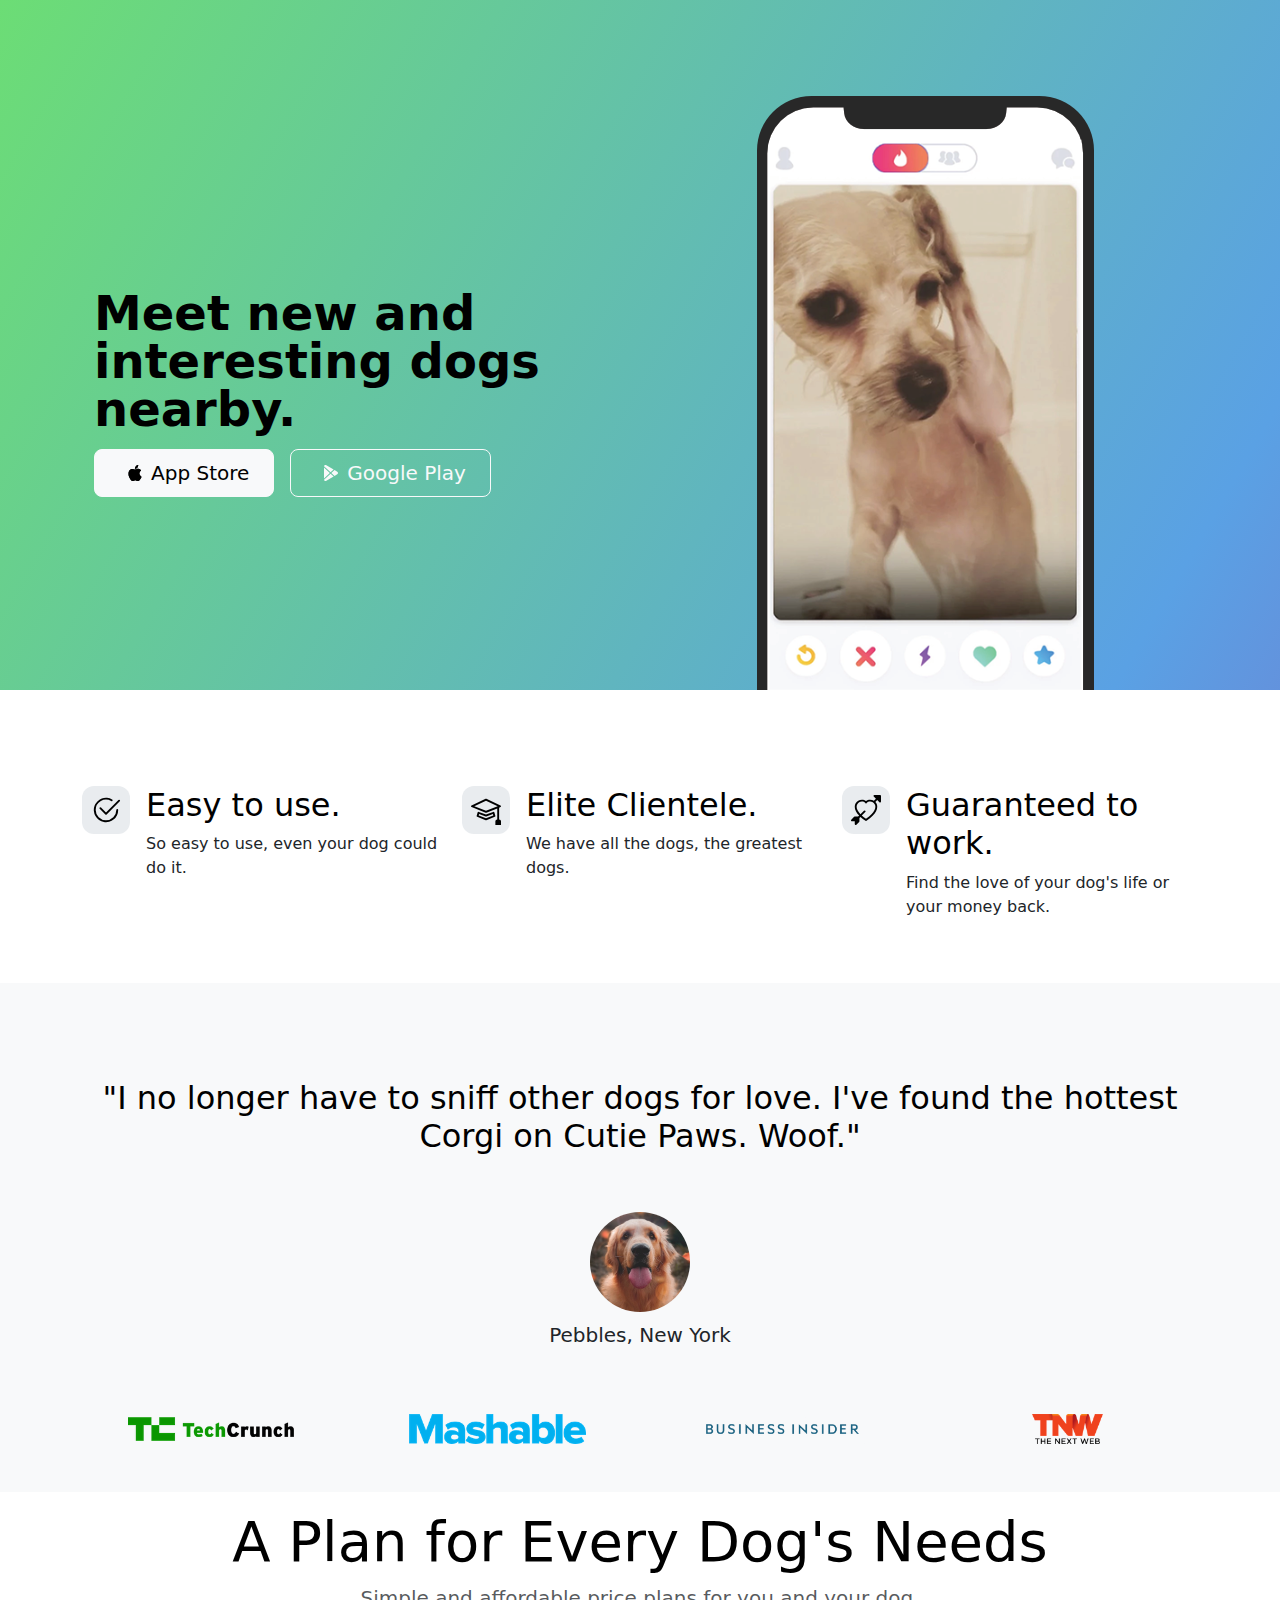
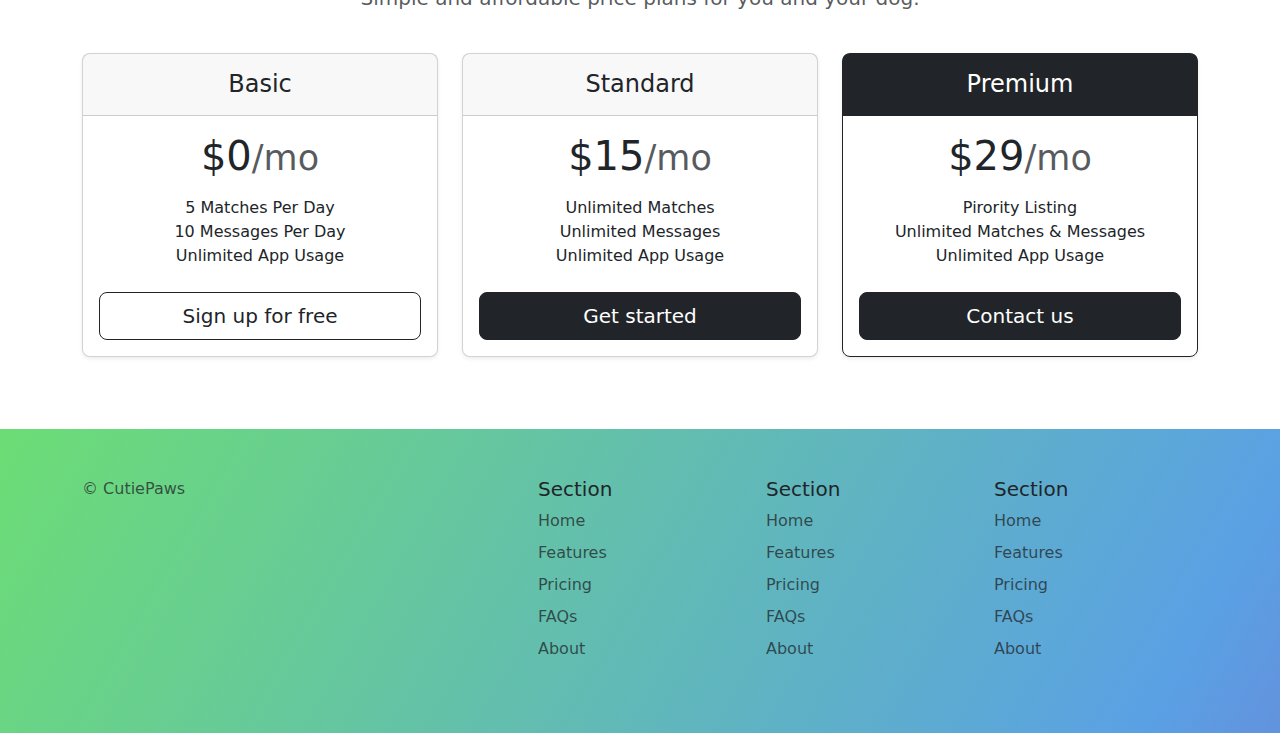
<file: index.html>
<!DOCTYPE html>
<html lang="en">

<head>
  <meta charset="UTF-8">
  <meta name="viewport" content="width=device-width, initial-scale=1.0">
  <title>Cutie Paws</title>
  <link rel="stylesheet" href="https://cdn.jsdelivr.net/npm/bootstrap@5.3.3/dist/css/bootstrap.min.css" rel="stylesheet"
    integrity="sha384-QWTKZyjpPEjISv5WaRU9OFeRpok6YctnYmDr5pNlyT2bRjXh0JMhjY6hW+ALEwIH" crossorigin="anonymous">
  <link rel="stylesheet" href="./css/style.css">
</head>


<body>

  <!-- Title -->

  <section id="title" class="gradient-background">
    <!-- changed "py-5 to pt-5 ==> padding only to top" -->
    <div class="container col-xxl-8 px-4 pt-5">
      <div class="row flex-lg-row-reverse align-items-center g-5 pt-5">
        <div class="col-10 col-sm-8 col-lg-6">
          <img src="./images/iphone.png" class="d-block mx-lg-auto img-fluid" alt="app demo image" height="200"
            loading="lazy">
        </div>
        <div class="col-lg-6">
          <h1 class="display-5 fw-bold text-body-emphasis lh-1 mb-3">Meet new and interesting dogs nearby.</h1>
          <div class="d-grid gap-2 d-md-flex justify-content-md-start">
            <button type="button" class="btn btn-light btn-lg px-4 me-md-2"><svg xmlns="http://www.w3.org/2000/svg"
                width="16" height="16" fill="currentColor" class="bi bi-apple mb-1 mx-2" viewBox="0 0 16 16">
                <path
                  d="M11.182.008C11.148-.03 9.923.023 8.857 1.18c-1.066 1.156-.902 2.482-.878 2.516.024.034 1.52.087 2.475-1.258.955-1.345.762-2.391.728-2.43Zm3.314 11.733c-.048-.096-2.325-1.234-2.113-3.422.212-2.189 1.675-2.789 1.698-2.854.023-.065-.597-.79-1.254-1.157a3.692 3.692 0 0 0-1.563-.434c-.108-.003-.483-.095-1.254.116-.508.139-1.653.589-1.968.607-.316.018-1.256-.522-2.267-.665-.647-.125-1.333.131-1.824.328-.49.196-1.422.754-2.074 2.237-.652 1.482-.311 3.83-.067 4.56.244.729.625 1.924 1.273 2.796.576.984 1.34 1.667 1.659 1.899.319.232 1.219.386 1.843.067.502-.308 1.408-.485 1.766-.472.357.013 1.061.154 1.782.539.571.197 1.111.115 1.652-.105.541-.221 1.324-1.059 2.238-2.758.347-.79.505-1.217.473-1.282Z" />
                <path
                  d="M11.182.008C11.148-.03 9.923.023 8.857 1.18c-1.066 1.156-.902 2.482-.878 2.516.024.034 1.52.087 2.475-1.258.955-1.345.762-2.391.728-2.43Zm3.314 11.733c-.048-.096-2.325-1.234-2.113-3.422.212-2.189 1.675-2.789 1.698-2.854.023-.065-.597-.79-1.254-1.157a3.692 3.692 0 0 0-1.563-.434c-.108-.003-.483-.095-1.254.116-.508.139-1.653.589-1.968.607-.316.018-1.256-.522-2.267-.665-.647-.125-1.333.131-1.824.328-.49.196-1.422.754-2.074 2.237-.652 1.482-.311 3.83-.067 4.56.244.729.625 1.924 1.273 2.796.576.984 1.34 1.667 1.659 1.899.319.232 1.219.386 1.843.067.502-.308 1.408-.485 1.766-.472.357.013 1.061.154 1.782.539.571.197 1.111.115 1.652-.105.541-.221 1.324-1.059 2.238-2.758.347-.79.505-1.217.473-1.282Z" />
              </svg>App Store</button>
            <button type="button" class="btn btn-outline-light btn-lg px-4"><svg xmlns="http://www.w3.org/2000/svg"
                width="16" height="16" fill="currentColor" class="bi bi-google-play mb-1 mx-2" viewBox="0 0 16 16">
                <path
                  d="M14.222 9.374c1.037-.61 1.037-2.137 0-2.748L11.528 5.04 8.32 8l3.207 2.96 2.694-1.586Zm-3.595 2.116L7.583 8.68 1.03 14.73c.201 1.029 1.36 1.61 2.303 1.055l7.294-4.295ZM1 13.396V2.603L6.846 8 1 13.396ZM1.03 1.27l6.553 6.05 3.044-2.81L3.333.215C2.39-.341 1.231.24 1.03 1.27Z" />
              </svg>Google Play</button>
          </div>
        </div>
      </div>
    </div>
  </section>

  <!-- Features -->

  <section id="features">
    <div class="container mt-5">
    <div class="row g-4 py-5 row-cols-1 row-cols-lg-3">
      <div class="col d-flex align-items-start">
        <div class="icon-square text-body-emphasis bg-body-secondary d-inline-flex align-items-center justify-content-center fs-4 flex-shrink-0 me-3">
          <svg xmlns="http://www.w3.org/2000/svg" height="30" fill="currentColor" class="bi bi-check2-circle"
              viewBox="0 0 16 16">
<path
                d="M2.5 8a5.5 5.5 0 0 1 8.25-4.764.5.5 0 0 0 .5-.866A6.5 6.5 0 1 0 14.5 8a.5.5 0 0 0-1 0 5.5 5.5 0 1 1-11 0z" />
<path
                d="M15.354 3.354a.5.5 0 0 0-.708-.708L8 9.293 5.354 6.646a.5.5 0 1 0-.708.708l3 3a.5.5 0 0 0 .708 0l7-7z" />
</svg>
        </div>
        <div>
          <h3 class="fs-2 text-body-emphasis">Easy to use.</h3>
          <p>So easy to use, even your dog could do it.</p>
        </div>
      </div>
      <div class="col d-flex align-items-start">
        <div class="icon-square text-body-emphasis bg-body-secondary d-inline-flex align-items-center justify-content-center fs-4 flex-shrink-0 me-3">
          <svg xmlns="http://www.w3.org/2000/svg" height="30" fill="currentColor" class="bi bi-mortarboard" viewBox="0 0 16 16">
            <path d="M8.211 2.047a.5.5 0 0 0-.422 0l-7.5 3.5a.5.5 0 0 0 .025.917l7.5 3a.5.5 0 0 0 .372 0L14 7.14V13a1 1 0 0 0-1 1v2h3v-2a1 1 0 0 0-1-1V6.739l.686-.275a.5.5 0 0 0 .025-.917l-7.5-3.5ZM8 8.46 1.758 5.965 8 3.052l6.242 2.913L8 8.46Z"/>
            <path d="M4.176 9.032a.5.5 0 0 0-.656.327l-.5 1.7a.5.5 0 0 0 .294.605l4.5 1.8a.5.5 0 0 0 .372 0l4.5-1.8a.5.5 0 0 0 .294-.605l-.5-1.7a.5.5 0 0 0-.656-.327L8 10.466 4.176 9.032Zm-.068 1.873.22-.748 3.496 1.311a.5.5 0 0 0 .352 0l3.496-1.311.22.748L8 12.46l-3.892-1.556Z"/>
            </svg>
        </div>
        <div>
          <h3 class="fs-2 text-body-emphasis">Elite Clientele.</h3>
          <p>We have all the dogs, the greatest dogs.</p>
        </div>
      </div>
      <div class="col d-flex align-items-start">
        <div class="icon-square text-body-emphasis bg-body-secondary d-inline-flex align-items-center justify-content-center fs-4 flex-shrink-0 me-3">
          <svg xmlns="http://www.w3.org/2000/svg" height="30" fill="currentColor" class="bi bi-arrow-through-heart"
              viewBox="0 0 16 16">
<path fill-rule="evenodd"
                d="M2.854 15.854A.5.5 0 0 1 2 15.5V14H.5a.5.5 0 0 1-.354-.854l1.5-1.5A.5.5 0 0 1 2 11.5h1.793l.53-.53c-.771-.802-1.328-1.58-1.704-2.32-.798-1.575-.775-2.996-.213-4.092C3.426 2.565 6.18 1.809 8 3.233c1.25-.98 2.944-.928 4.212-.152L13.292 2 12.147.854A.5.5 0 0 1 12.5 0h3a.5.5 0 0 1 .5.5v3a.5.5 0 0 1-.854.354L14 2.707l-1.006 1.006c.236.248.44.531.6.845.562 1.096.585 2.517-.213 4.092-.793 1.563-2.395 3.288-5.105 5.08L8 13.912l-.276-.182a21.86 21.86 0 0 1-2.685-2.062l-.539.54V14a.5.5 0 0 1-.146.354l-1.5 1.5Zm2.893-4.894A20.419 20.419 0 0 0 8 12.71c2.456-1.666 3.827-3.207 4.489-4.512.679-1.34.607-2.42.215-3.185-.817-1.595-3.087-2.054-4.346-.761L8 4.62l-.358-.368c-1.259-1.293-3.53-.834-4.346.761-.392.766-.464 1.845.215 3.185.323.636.815 1.33 1.519 2.065l1.866-1.867a.5.5 0 1 1 .708.708L5.747 10.96Z" />
</svg>
        </div>
        <div>
          <h3 class="fs-2 text-body-emphasis">Guaranteed to work.</h3>
          <p>Find the love of your dog's life or your money back.</p>
        </div>
      </div>
    </div>
  </div>
  </section>

  <!-- Testimonial -->
  <section id="testimonial">
    <div class="p-5 text-center bg-body-tertiary">
      <div class="container py-5">
        <h2 class="text-body-emphasis">"I no longer have to sniff other dogs for love. I've found the hottest Corgi on Cutie Paws. Woof."</h2>
        <img class="profile-img mt-5" src="./images/dog-img.jpg" alt="dog image">
        <p class="col-lg-8 mx-auto lead mt-2">
          Pebbles, New York
        </p>
      </div>

      <div class="container">
        <div class="row">
          <div class="col-lg-3 col-sm-12">
            <img src="./images/techcrunch.png" alt="techcrunch" height="30">
          </div>

          <div class="col-lg-3 col-sm-12">
            <img src="./images/mashable.png" alt="mashable" height="30">
          </div>

          <div class="col-lg-3 col-sm-12">
            <img src="./images/bizinsider.png" alt="bizinsider" height="30">
          </div>

          <div class="col-lg-3 col-sm-12">
            <img src="./images/tnw.png" alt="tnw" height="30">
          </div>
        </div>

      </div>
    </div>

  </section>
  <!-- Pricing -->
  <section id="pricing">
    <div class="container">
      <div class="pricing-header p-3 pb-md-4 mx-auto text-center">
        <h2 class="display-4 fw-normal text-body-emphasis">A Plan for Every Dog's Needs</h2>
        <p class="fs-5 text-body-secondary">Simple and affordable price plans for you and your dog.</p>
      </div>
      <div class="row row-cols-1 row-cols-md-3 mb-3 text-center">
        <div class="col">
          <div class="card mb-4 rounded-3 shadow-sm">
            <div class="card-header py-3">
              <h4 class="my-0 fw-normal">Basic</h4>
            </div>
            <div class="card-body">
              <h1 class="card-title pricing-card-title">$0<small class="text-body-secondary fw-light">/mo</small></h1>
              <ul class="list-unstyled mt-3 mb-4">
                <li>5 Matches Per Day</li>
                <li>10 Messages Per Day</li>
                <li>Unlimited App Usage</li>
              </ul>
              <button type="button" class="w-100 btn btn-lg btn-outline-dark">Sign up for free</button>
            </div>
          </div>
        </div>
        <div class="col">
          <div class="card mb-4 rounded-3 shadow-sm">
            <div class="card-header py-3">
              <h4 class="my-0 fw-normal">Standard</h4>
            </div>
            <div class="card-body">
              <h1 class="card-title pricing-card-title">$15<small class="text-body-secondary fw-light">/mo</small></h1>
              <ul class="list-unstyled mt-3 mb-4">
                <li>Unlimited Matches</li>
                <li>Unlimited Messages</li>
                <li>Unlimited App Usage</li>
              </ul>
              <button type="button" class="w-100 btn btn-lg btn-dark">Get started</button>
            </div>
          </div>
        </div>
        <div class="col">
          <div class="card mb-4 rounded-3 shadow-sm border-dark">
            <div class="card-header py-3 text-bg-dark border-dark">
              <h4 class="my-0 fw-normal">Premium</h4>
            </div>
            <div class="card-body">
              <h1 class="card-title pricing-card-title">$29<small class="text-body-secondary fw-light">/mo</small></h1>
              <ul class="list-unstyled mt-3 mb-4">
                <li>Pirority Listing</li>
                <li>Unlimited Matches & Messages</li>
                <li>Unlimited App Usage</li>
              </ul>
              <button type="button" class="w-100 btn btn-lg btn-dark">Contact us</button>
            </div>
          </div>
        </div>
      </div>
    </div>

  </section>
  <!-- Footer -->
  <section id="footer" class="gradient-background">
    <div class="container">
      <footer class="row row-cols-1 row-cols-sm-2 row-cols-md-5 py-5 mt-5">
        <div class="col mb-3">
          <p class="text-body-secondary">© CutiePaws</p>
        </div>
    
        <div class="col mb-3">
    
        </div>
    
        <div class="col mb-3">
          <h5>Section</h5>
          <ul class="nav flex-column">
            <li class="nav-item mb-2"><a href="#" class="nav-link p-0 text-body-secondary">Home</a></li>
            <li class="nav-item mb-2"><a href="#" class="nav-link p-0 text-body-secondary">Features</a></li>
            <li class="nav-item mb-2"><a href="#" class="nav-link p-0 text-body-secondary">Pricing</a></li>
            <li class="nav-item mb-2"><a href="#" class="nav-link p-0 text-body-secondary">FAQs</a></li>
            <li class="nav-item mb-2"><a href="#" class="nav-link p-0 text-body-secondary">About</a></li>
          </ul>
        </div>
    
        <div class="col mb-3">
          <h5>Section</h5>
          <ul class="nav flex-column">
            <li class="nav-item mb-2"><a href="#" class="nav-link p-0 text-body-secondary">Home</a></li>
            <li class="nav-item mb-2"><a href="#" class="nav-link p-0 text-body-secondary">Features</a></li>
            <li class="nav-item mb-2"><a href="#" class="nav-link p-0 text-body-secondary">Pricing</a></li>
            <li class="nav-item mb-2"><a href="#" class="nav-link p-0 text-body-secondary">FAQs</a></li>
            <li class="nav-item mb-2"><a href="#" class="nav-link p-0 text-body-secondary">About</a></li>
          </ul>
        </div>
    
        <div class="col mb-3">
          <h5>Section</h5>
          <ul class="nav flex-column">
            <li class="nav-item mb-2"><a href="#" class="nav-link p-0 text-body-secondary">Home</a></li>
            <li class="nav-item mb-2"><a href="#" class="nav-link p-0 text-body-secondary">Features</a></li>
            <li class="nav-item mb-2"><a href="#" class="nav-link p-0 text-body-secondary">Pricing</a></li>
            <li class="nav-item mb-2"><a href="#" class="nav-link p-0 text-body-secondary">FAQs</a></li>
            <li class="nav-item mb-2"><a href="#" class="nav-link p-0 text-body-secondary">About</a></li>
          </ul>
        </div>
      </footer>
    </div>

  </section>
</body>

</html>
</file>
<file: css/style.css>
.gradient-background {
  background: linear-gradient(300deg, #a71fa7, #5aa1e4, #6cdd75);
  background-size: 180% 180%;
  animation: gradient-animation 18s ease infinite;
}

@keyframes gradient-animation {
  0% {
    background-position: 0% 50%;
  }
  50% {
    background-position: 100% 50%;
  }
  100% {
    background-position: 0% 50%;
  }
}

.icon-square {
  width: 3rem;
  height: 3rem;
  border-radius: 0.75rem;
}

.profile-img {
  height: 100px;
  border-radius: 50%;
}
</file>
